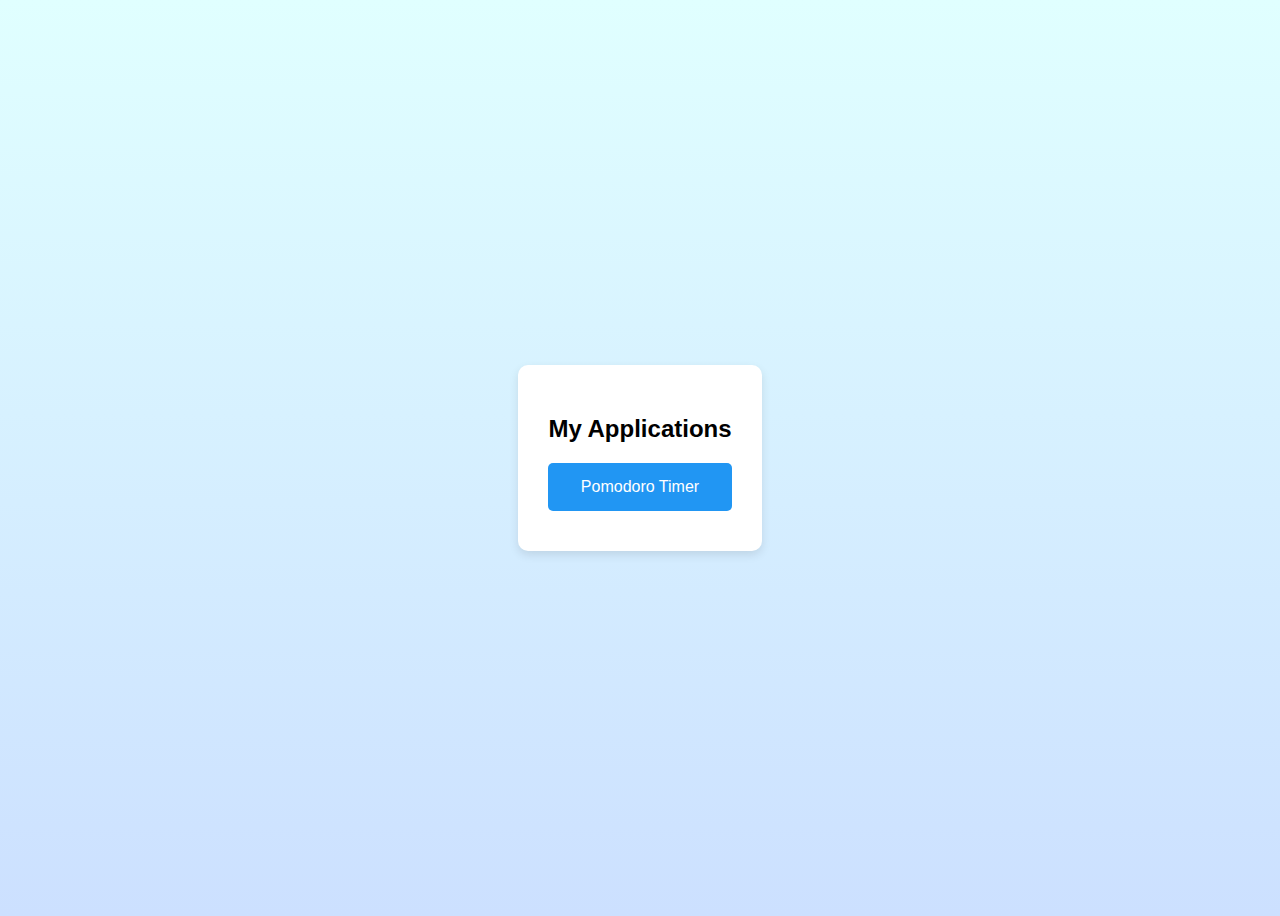
<file: index.html>
<!DOCTYPE html>
<html lang="en">
<head>
    <meta charset="UTF-8">
    <meta name="viewport" content="width=device-width, initial-scale=1.0">
    <title>My Applications</title>
    <style>
        body {
            font-family: 'Segoe UI', Tahoma, Geneva, Verdana, sans-serif;
            display: flex;
            justify-content: center;
            align-items: center;
            min-height: 100vh;
            background: linear-gradient(to bottom, #e0ffff, #cce0ff);
        }

        .container {
            background-color: white;
            padding: 30px;
            border-radius: 10px;
            box-shadow: 0px 4px 10px rgba(0, 0, 0, 0.1);
            text-align: center;
        }

        a {
            display: block;
            padding: 15px;
            margin: 10px 0;
            background-color: #2196f3;
            color: white;
            text-decoration: none;
            border-radius: 5px;
            transition: background-color 0.3s ease;
        }

        a:hover {
            background-color: #1976d2;
        }
    </style>
</head>
<body>
    <div class="container">
        <h2>My Applications</h2>
        <a href="pomodoro_timer/index.html">Pomodoro Timer</a>
        </div>
</body>
</html>
</file>
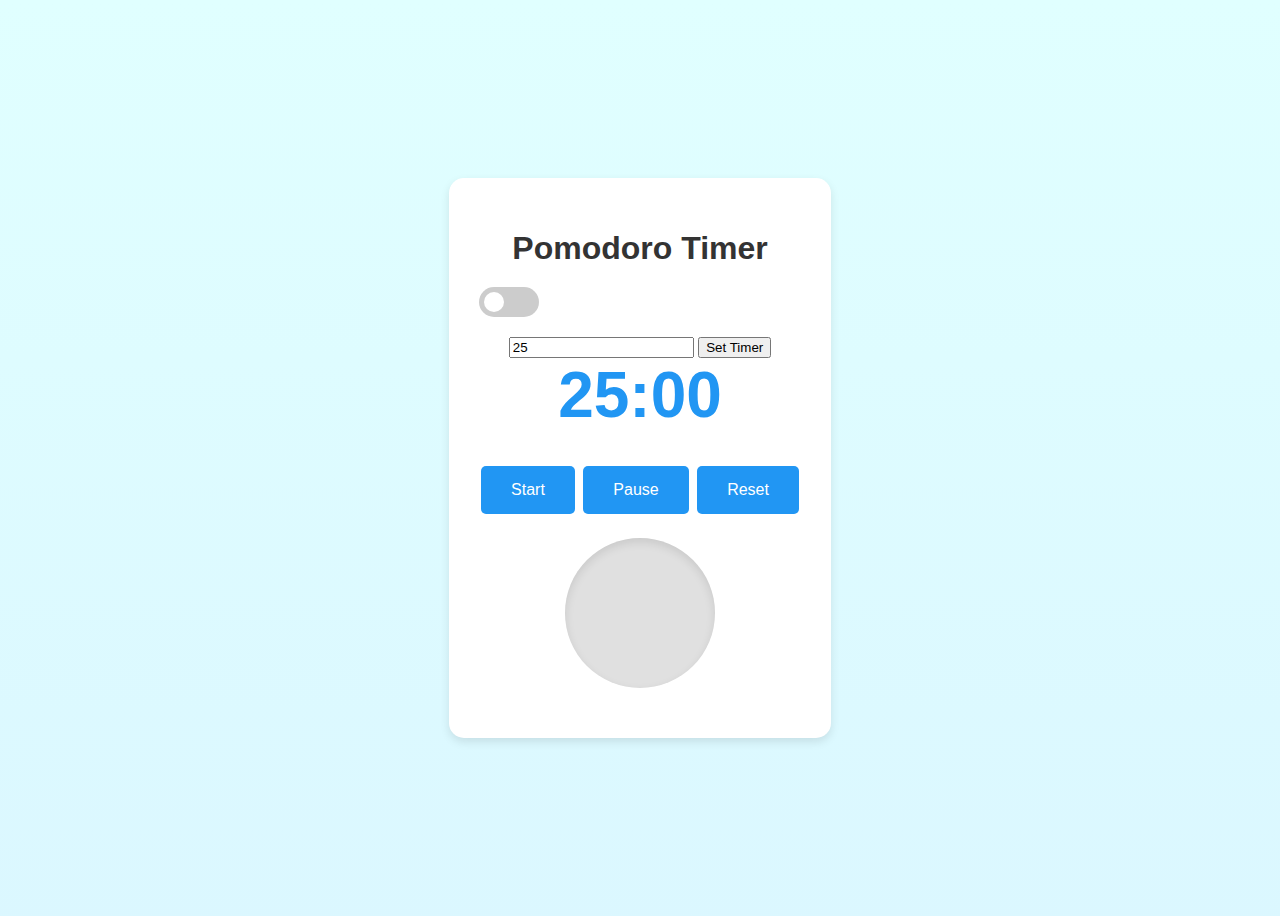
<file: pomodoro_timer/index.html>
<!DOCTYPE html>
<html lang="en">
<head>
  <meta charset="UTF-8">
  <meta name="viewport" content="width=device-width, initial-scale=1.0">
  <title>Pomodoro Timer</title>
  <link rel="stylesheet" href="style.css">
</head>
<body>
  <div class="timer-container">
    <h1>Pomodoro Timer</h1>
    <!--make toggle button centered-->
    
    <div class="theme-switch-wrapper">
        <div class="theme-switch">
          <input type="checkbox" id="themeToggle">
          <label for="themeToggle"></label>
        </div>
      </div>
      

        <input type="number" id="minutesInput" placeholder="Enter minutes" value="25">
        <button id="setTimer">Set Timer</button>

        <div id="timer">25:00</div>

        <button class="button" id="start">Start</button>
        <button class="button" id="pause">Pause</button>
        <button class="button" id="reset">Reset</button>

        <div class="progress-ring">
            <svg>
                <circle class="progress-ring__circle" cx="75" cy="75" r="70"></circle>
            </svg>
        </div>
    </div> 
  <script src="script.js"></script>
</body>
</html>
</file>
<file: pomodoro_timer/style.css>
/* style.css */
/* Basic Styling */
body {
    font-family: 'Segoe UI', Tahoma, Geneva, Verdana, sans-serif;
    display: flex;
    justify-content: center;
    align-items: center;
    min-height: 100vh;
    background: linear-gradient(to bottom, #e0ffff, #cce0ff); /* Light background */
    background-size: 400% 400%; /* Adjust for gradient animation */
    animation: gradientAnimation 15s ease infinite; /* Add animation */
    transition: background-color 0.5s ease; /* Add transition for theme switch */
  }
  
  .timer-container {
    background-color: #fff;
    border-radius: 15px;
    box-shadow: 0px 4px 10px rgba(0, 0, 0, 0.1);
    padding: 30px;
    text-align: center;
    transition: background-color 0.5s ease; /* Add transition for theme switch */
  }
  
  h1 {
    color: #333;
    margin-bottom: 20px;
  }
  
  /* Timer Display */
  #timer {
    font-size: 4em;
    font-weight: bold;
    color: #2196f3; /* Primary Color */
    margin-bottom: 30px;
  }
  
  /* Control Buttons */
  .button {
    background-color: #2196f3; /* Primary Color */
    color: white;
    border: none;
    padding: 15px 30px;
    text-align: center;
    text-decoration: none;
    display: inline-block;
    font-size: 16px;
    margin: 4px 2px;
    cursor: pointer;
    border-radius: 5px;
    transition: background-color 0.3s;
  }
  
  .button:hover {
    background-color: #1976d2; /* Darker Primary Color */
  }
  
  /* Optional: Progress Ring */
  .progress-ring {
    width: 150px;
    height: 150px;
    border-radius: 50%;
    background-color: #e0e0e0;
    position: relative;
    margin: 20px auto;
    box-shadow: inset 0px 4px 10px rgba(0, 0, 0, 0.1); 
  }
  
  .progress-ring__circle {
    stroke: #2196f3; /* Primary Color */
    stroke-width: 10;
    fill: transparent;
    stroke-dasharray: 440; /* Circumference of the circle */
    stroke-dashoffset: 440; /* Hide the circle initially */
    transition: stroke-dashoffset 0.3s ease-in-out;
  }
  
  /* Active Timer Style (Add this class dynamically) */
  .active {
    animation: pulse 1.5s infinite;
  }
  
  @keyframes pulse {
    0% {
      transform: scale(1);
    }
    50% {
      transform: scale(1.05);
    }
    100% {
      transform: scale(1);
    }
  }
  
  /* Theme Switch */
  .theme-switch {
    margin-bottom: 20px;
    display: flex;
    align-items: center; 
  }
  
  .theme-switch input[type="checkbox"] { 
    display: none; 
  }
  
  .theme-switch label {
    position: relative;
    display: inline-block;
    width: 60px;
    height: 30px; 
    background-color: #ccc; 
    border-radius: 15px;
    cursor: pointer;
    transition: background-color 0.3s ease; 
  }
  
  .theme-switch label:before { 
    content: '';
    position: absolute;
    top: 5px;
    left: 5px;
    width: 20px;
    height: 20px;
    background-color: white;
    border-radius: 50%;
    transition: transform 0.3s ease; 
  }
  
  .theme-switch input[type="checkbox"]:checked + label {
    background-color: #2196f3; 
  }
  
  .theme-switch input[type="checkbox"]:checked + label:before {
    transform: translateX(30px); 
  }
  
  /* Dark Theme (applied when checkbox is checked) */
  body.dark-theme {
    /* ... your existing dark theme styles ... */
    background: linear-gradient(to bottom, #121212, #242424); /* Dark background */
  }
  
  /* Gradient Animation */
  @keyframes gradientAnimation {
    0% {
      background-position: 0% 50%;
    }
    50% {
      background-position: 100% 50%;
    }
    100% {
      background-position: 0% 50%;
    }
  }
</file>
